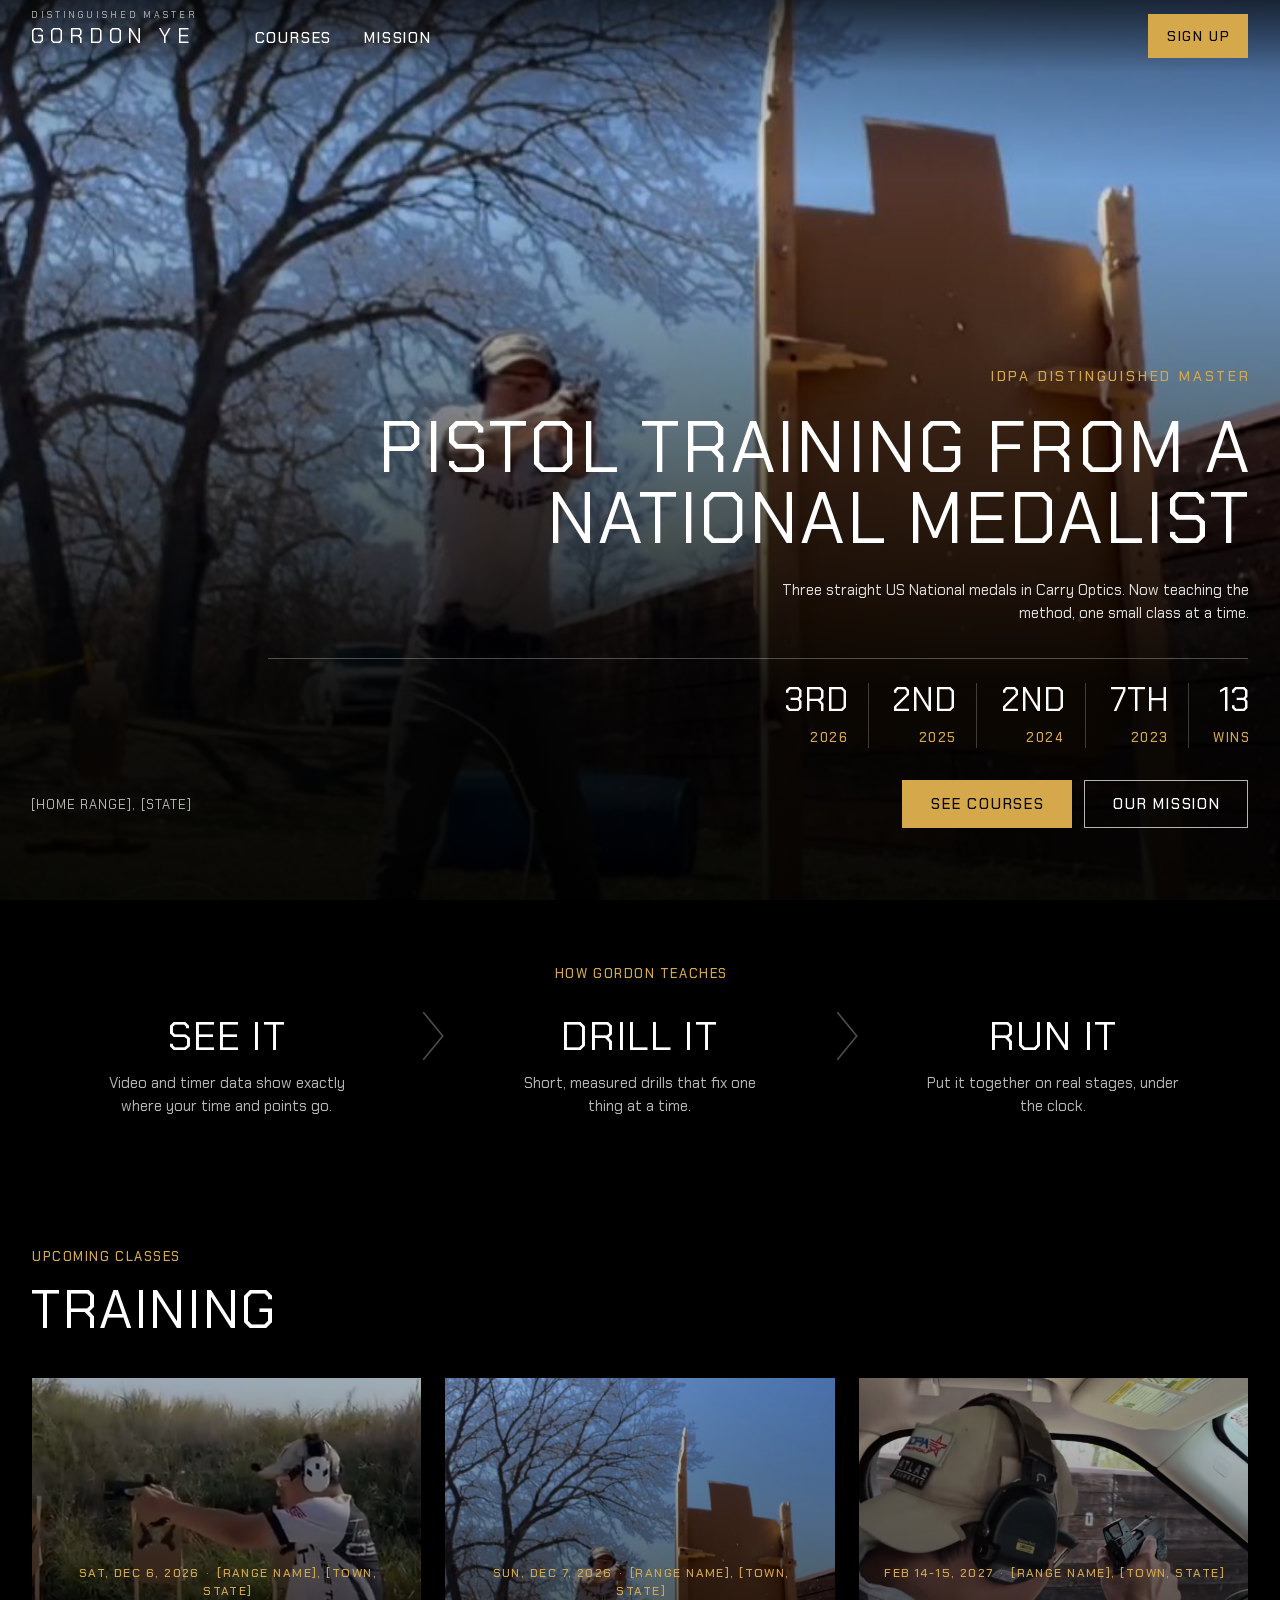
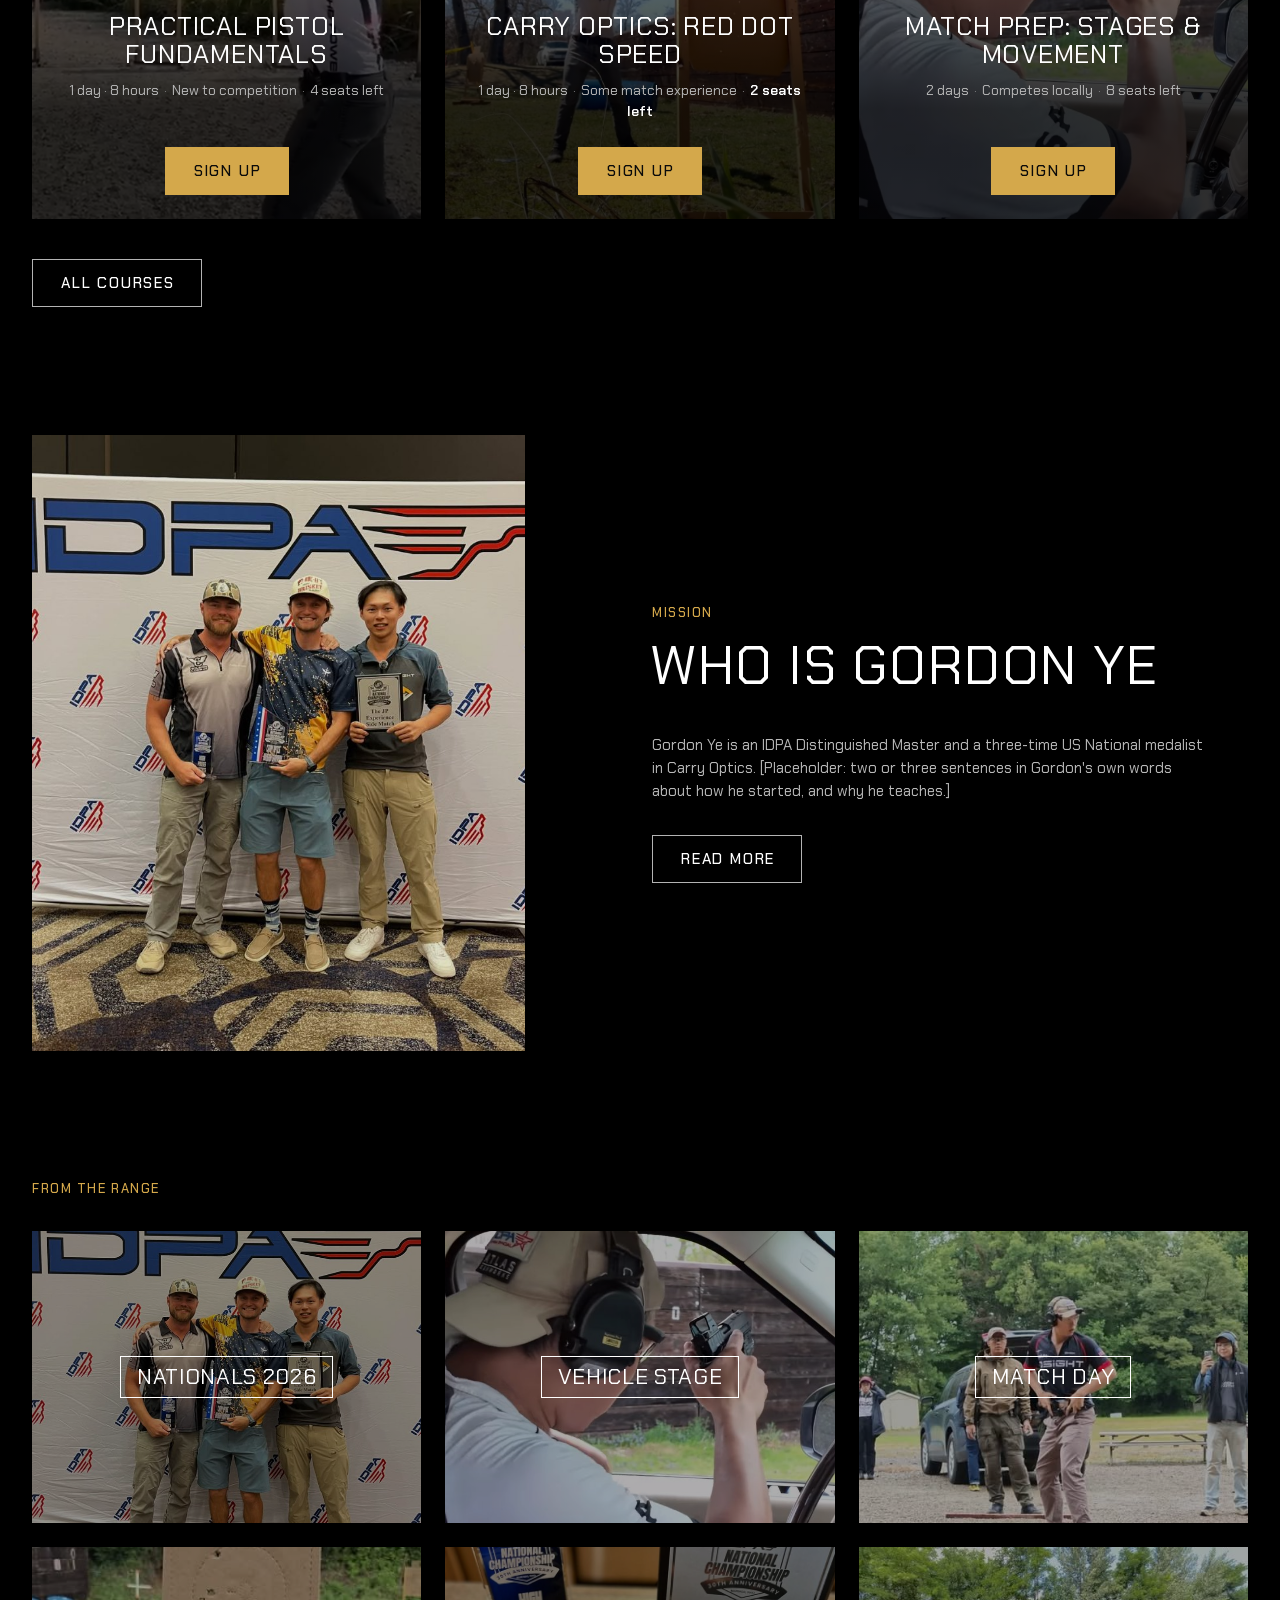
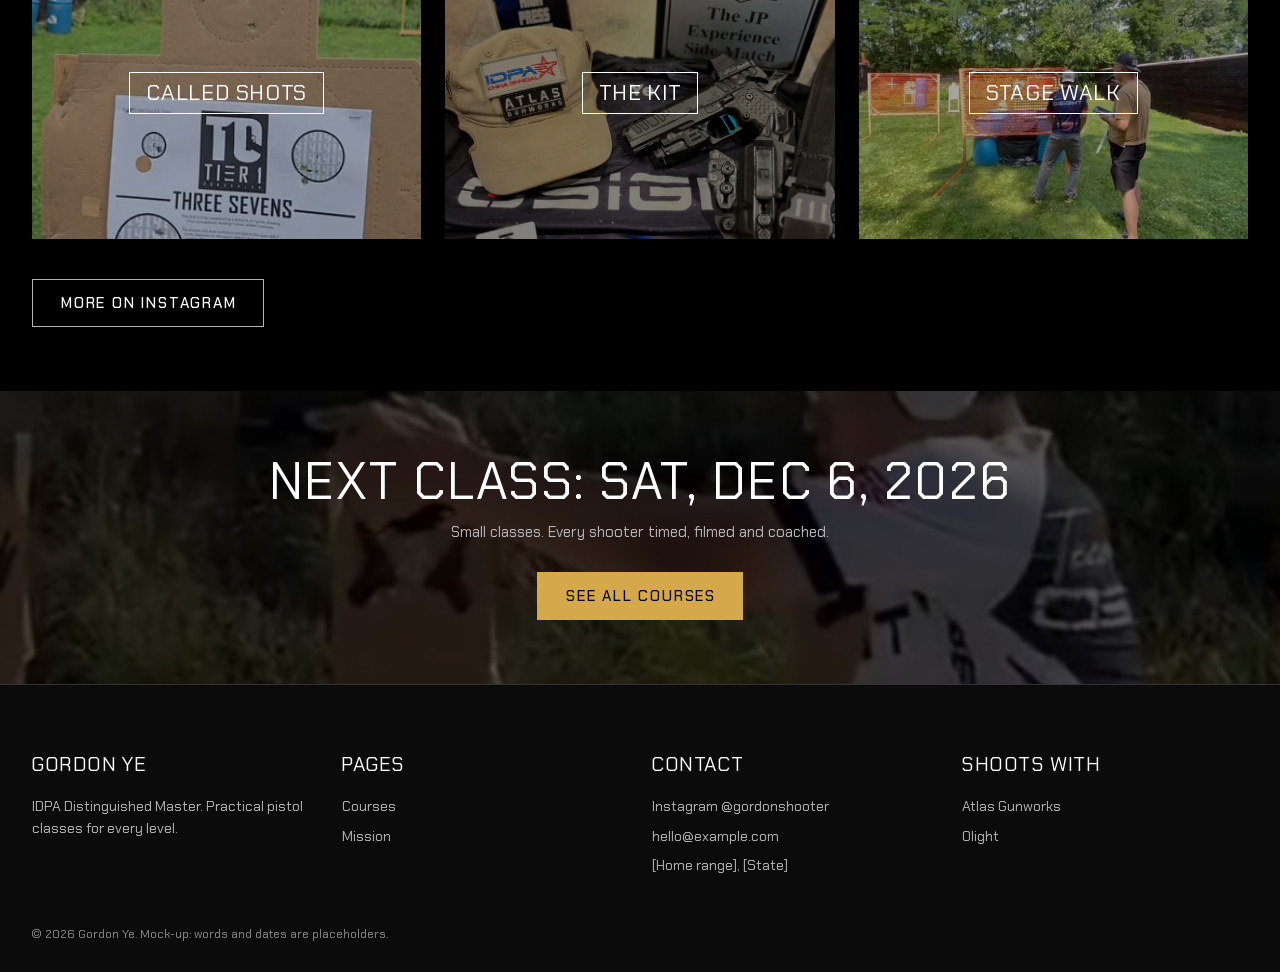
<file: index.html>
<!doctype html>
<html lang="en">
<head>
<meta charset="utf-8">
<meta name="viewport" content="width=device-width, initial-scale=1">
<title>Gordon Ye</title>
<link rel="preconnect" href="https://fonts.googleapis.com">
<link rel="preconnect" href="https://fonts.gstatic.com" crossorigin>
<link rel="stylesheet" href="https://fonts.googleapis.com/css2?family=Chakra+Petch:wght@400;500;600&display=swap">
<link rel="stylesheet" href="site.css">
<script type="module" src="site.js"></script>
</head>
<body data-page="home"></body>
</html>
</file>
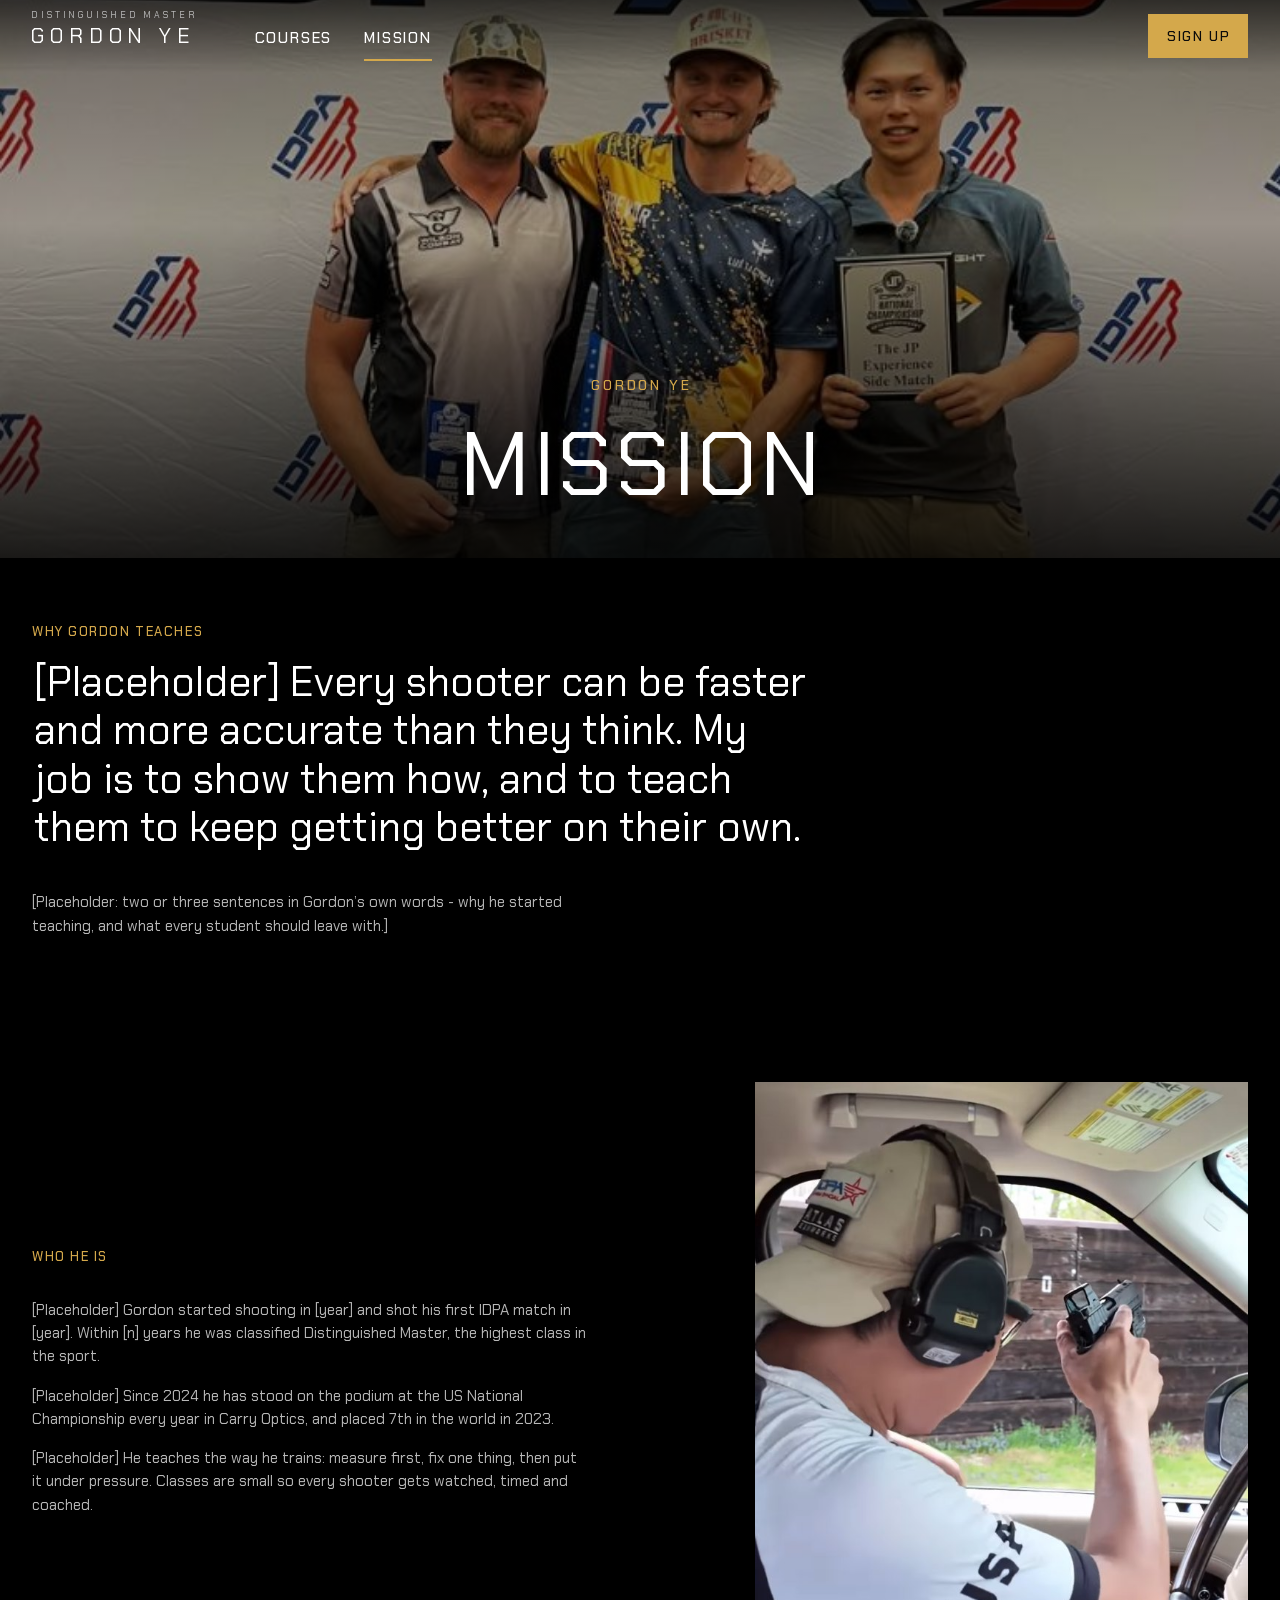
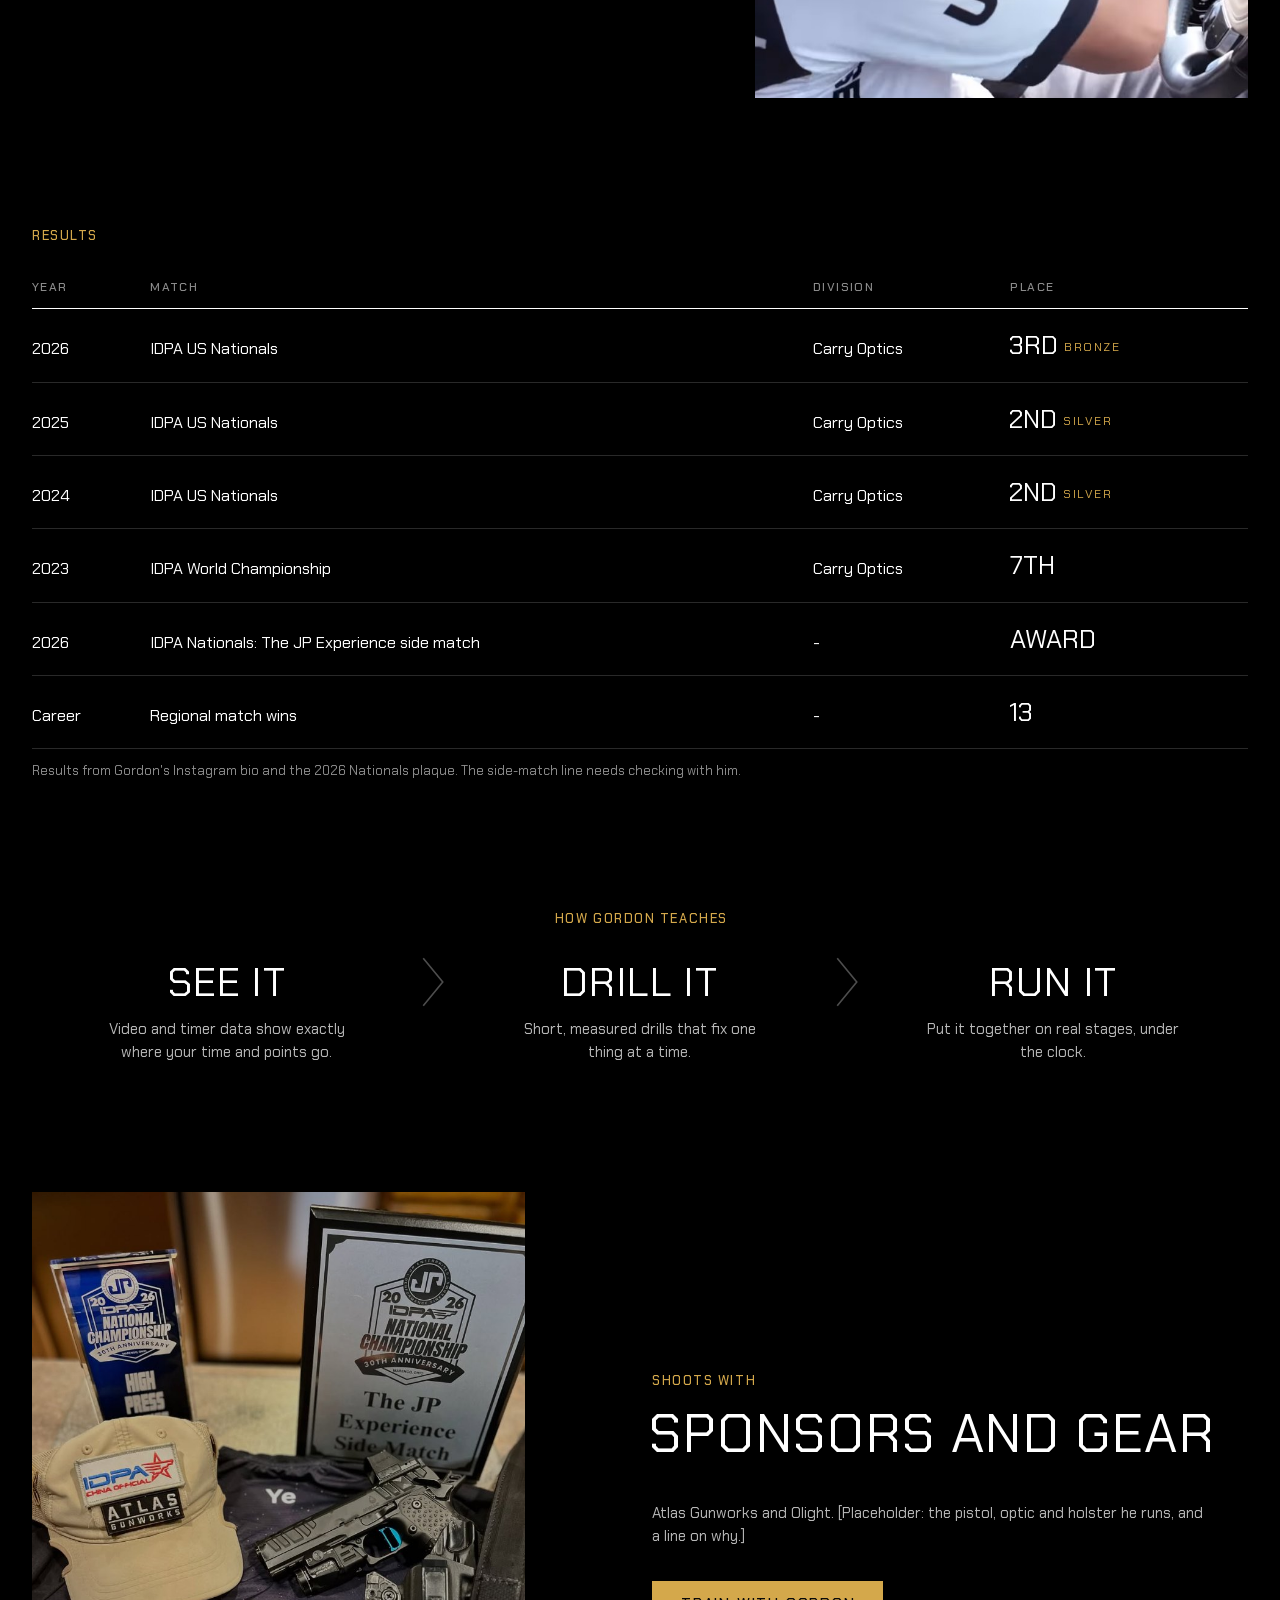
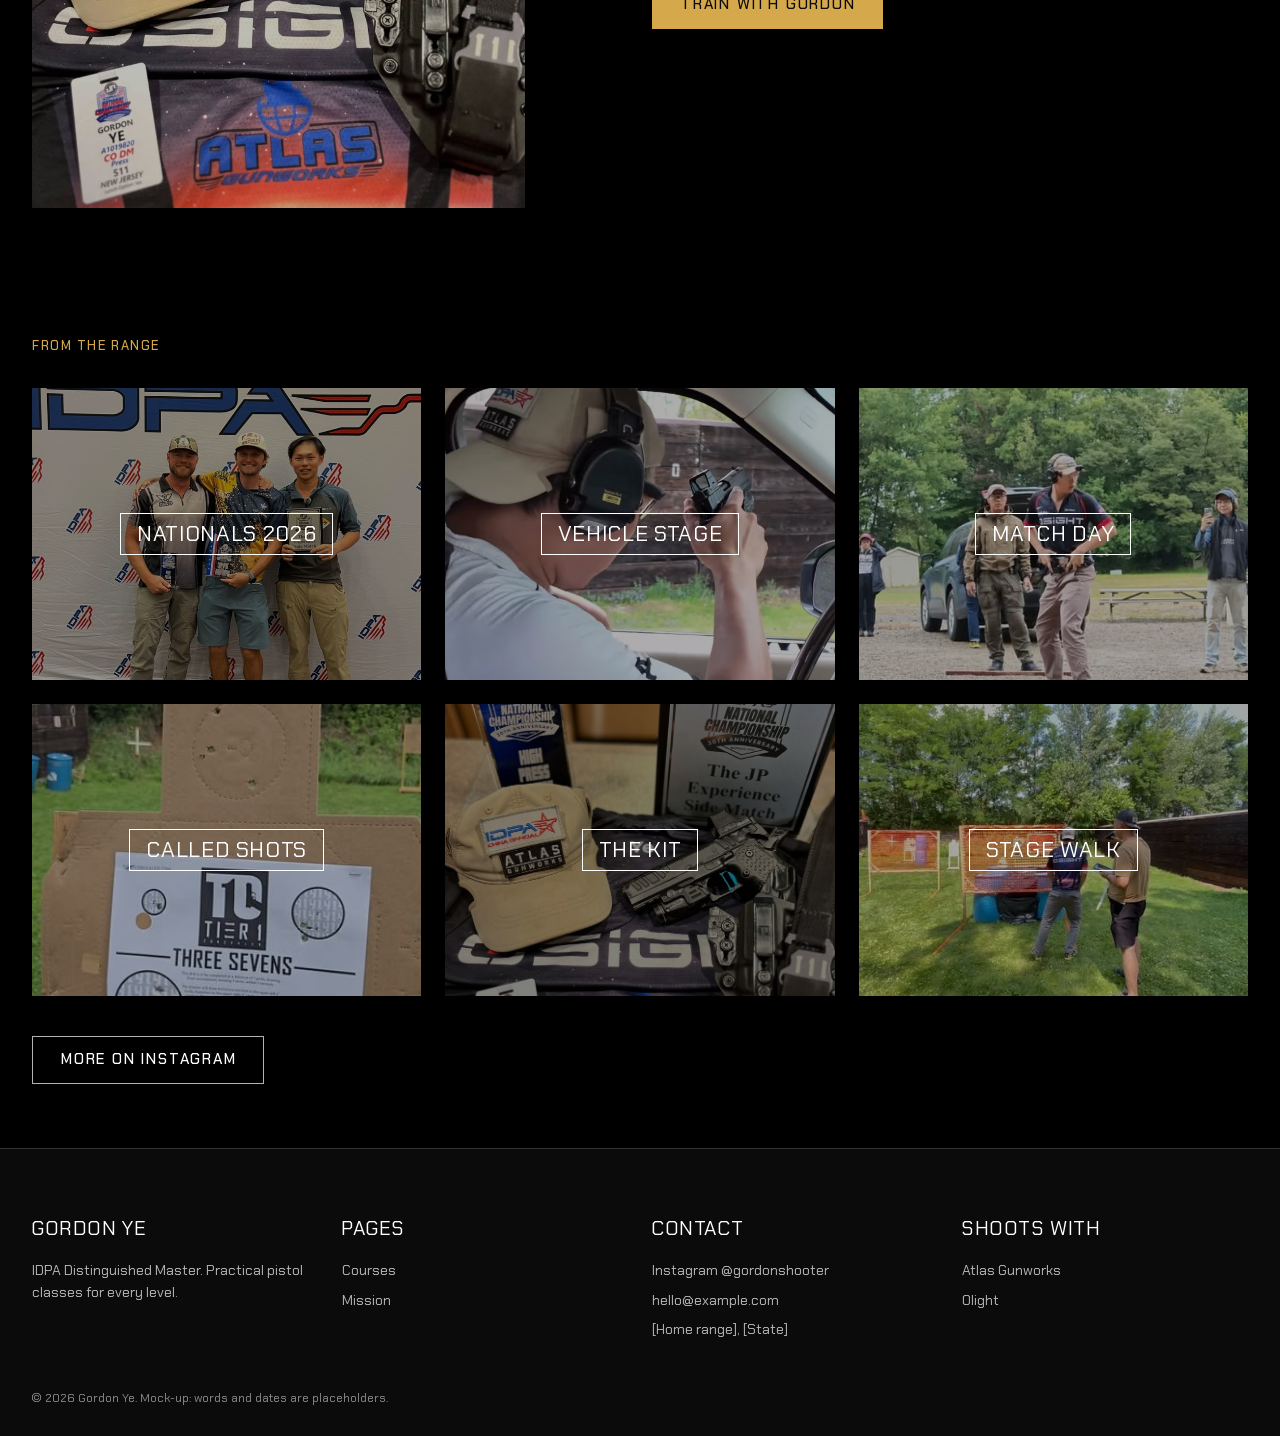
<file: about.html>
<!doctype html>
<html lang="en">
<head>
<meta charset="utf-8">
<meta name="viewport" content="width=device-width, initial-scale=1">
<title>Gordon Ye</title>
<link rel="preconnect" href="https://fonts.googleapis.com">
<link rel="preconnect" href="https://fonts.gstatic.com" crossorigin>
<link rel="stylesheet" href="https://fonts.googleapis.com/css2?family=Chakra+Petch:wght@400;500;600&display=swap">
<link rel="stylesheet" href="site.css">
<script type="module" src="site.js"></script>
</head>
<body data-page="about"></body>
</html>
</file>
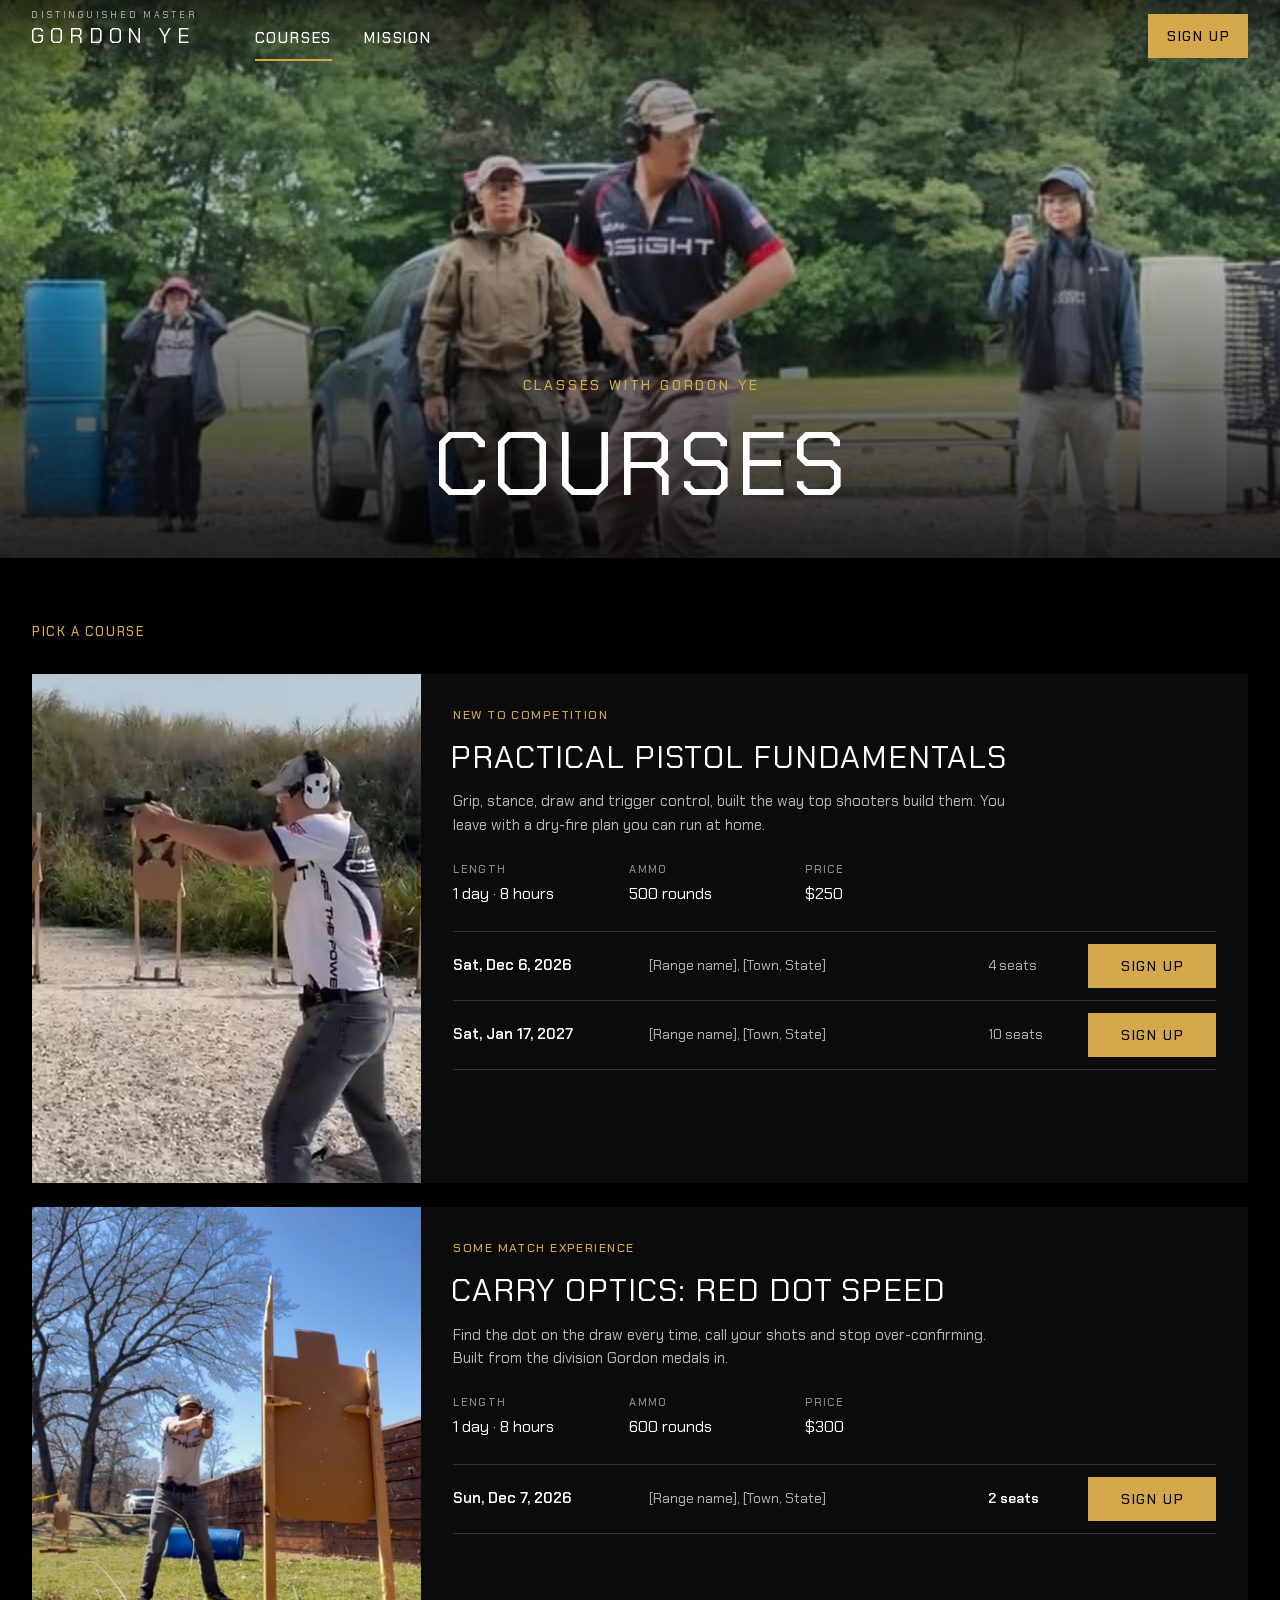
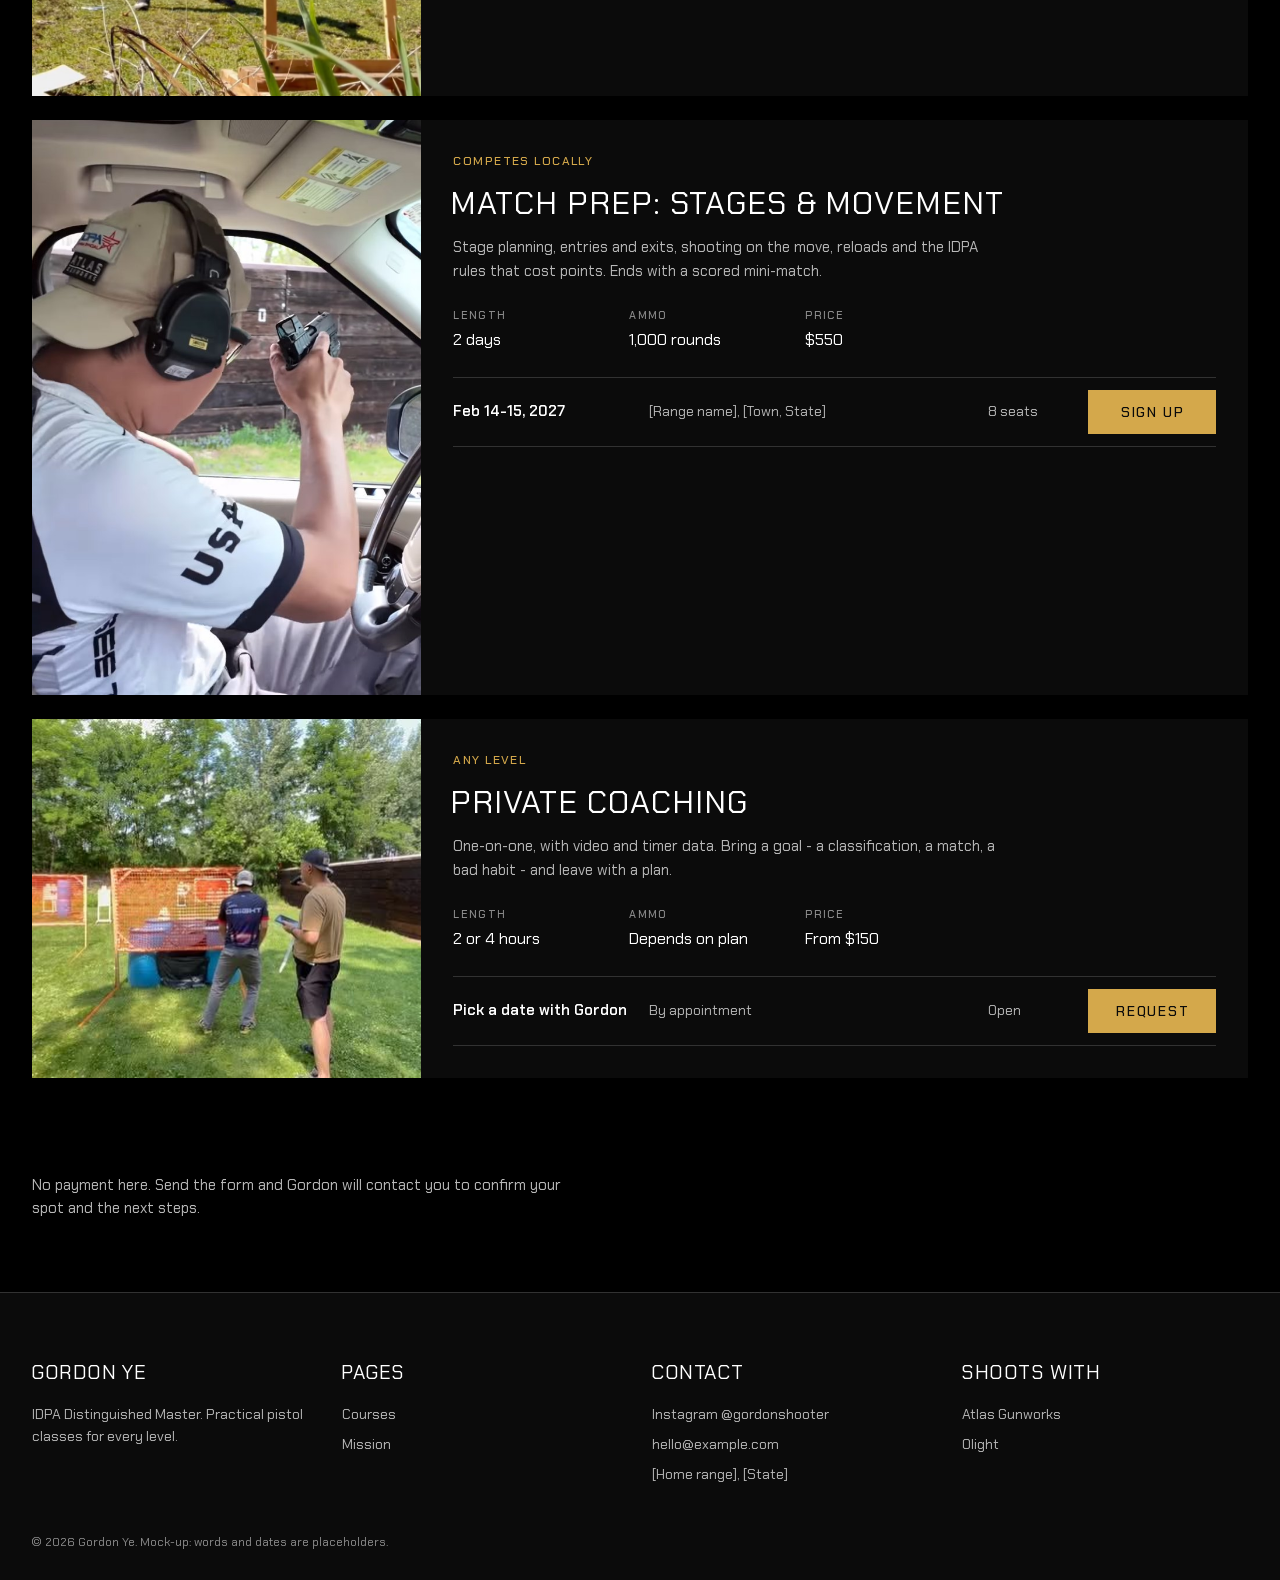
<file: courses.html>
<!doctype html>
<html lang="en">
<head>
<meta charset="utf-8">
<meta name="viewport" content="width=device-width, initial-scale=1">
<title>Gordon Ye</title>
<link rel="preconnect" href="https://fonts.googleapis.com">
<link rel="preconnect" href="https://fonts.gstatic.com" crossorigin>
<link rel="stylesheet" href="https://fonts.googleapis.com/css2?family=Chakra+Petch:wght@400;500;600&display=swap">
<link rel="stylesheet" href="site.css">
<script type="module" src="site.js"></script>
</head>
<body data-page="courses"></body>
</html>
</file>
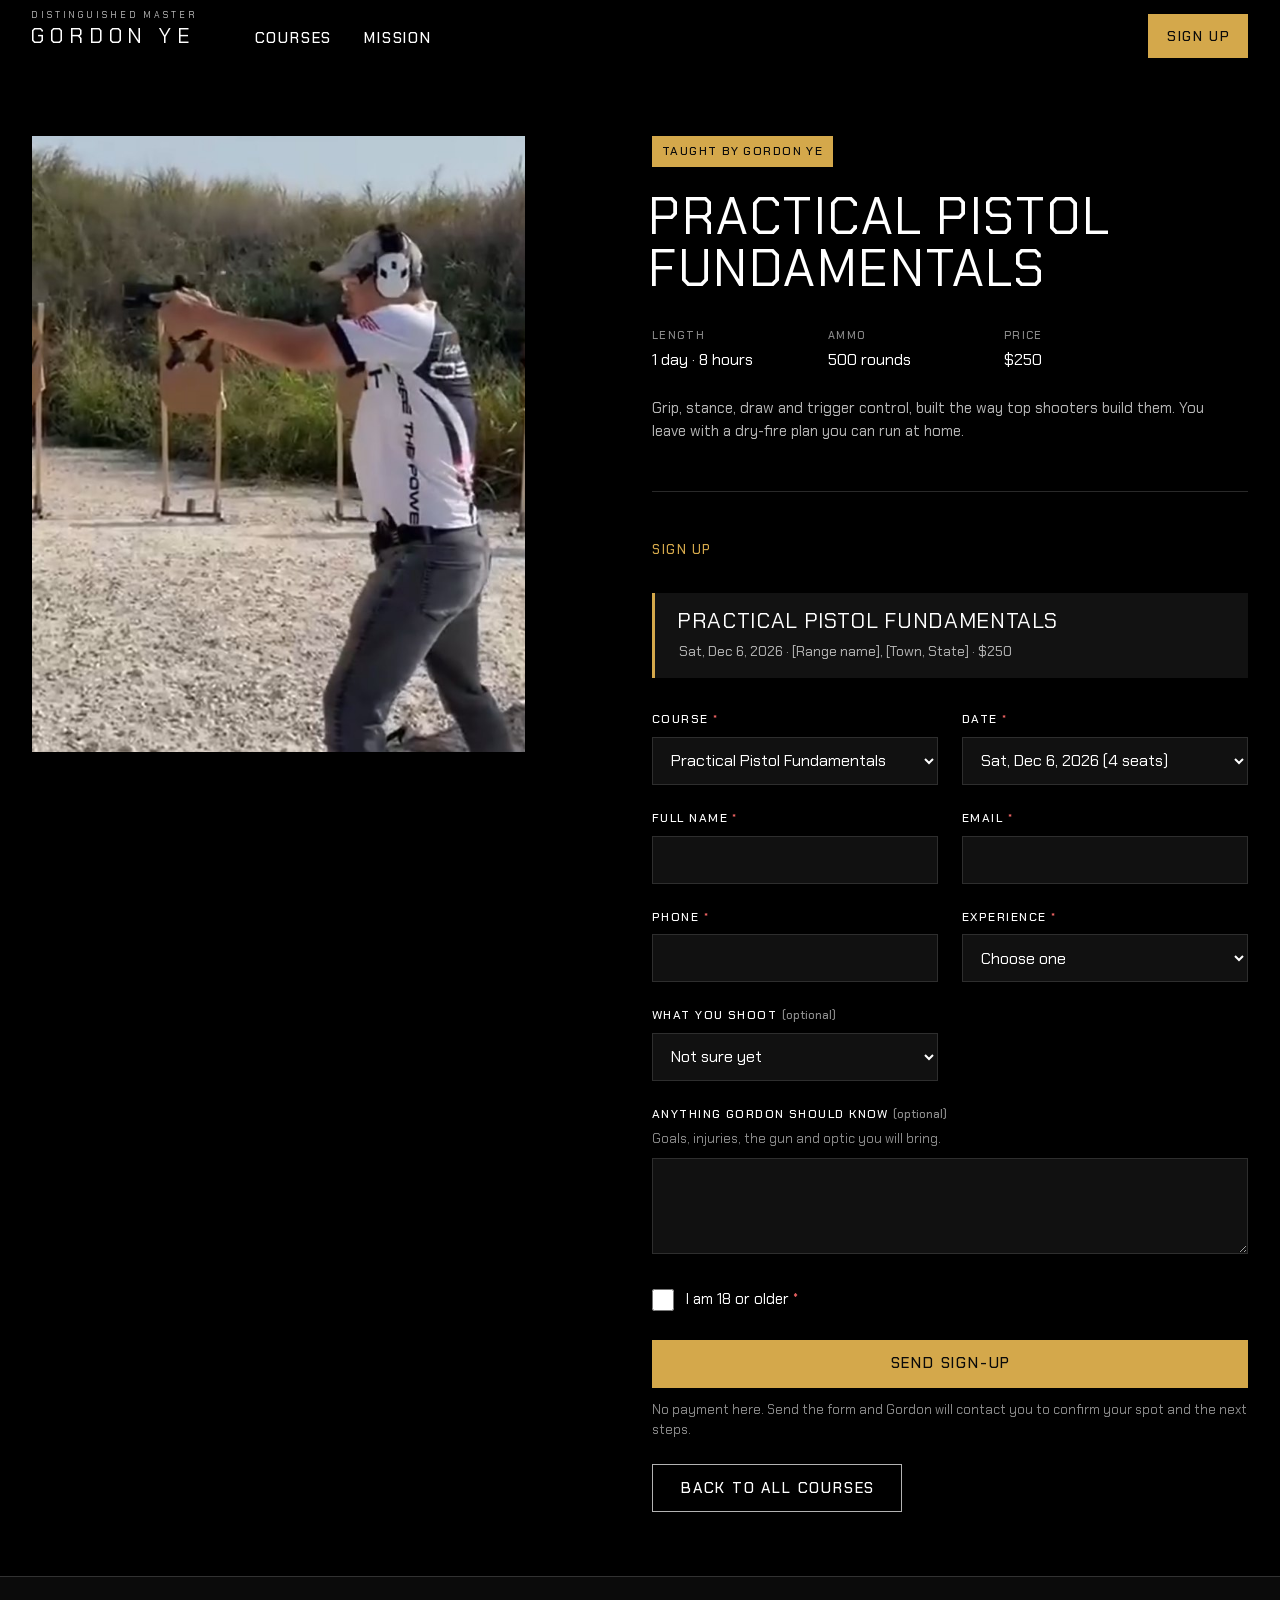
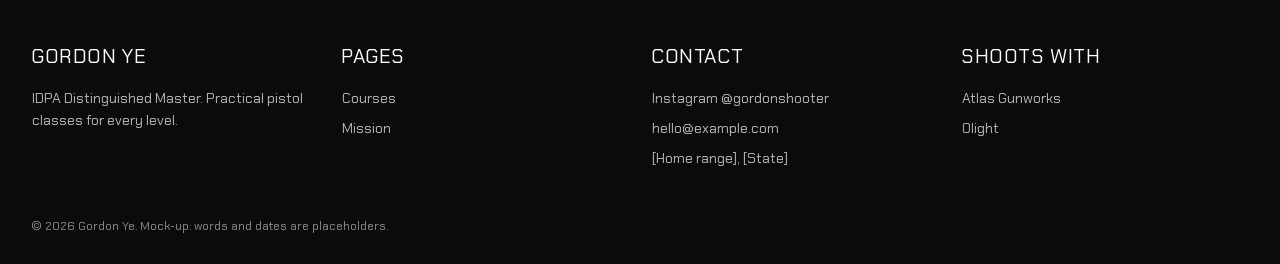
<file: signup.html>
<!doctype html>
<html lang="en">
<head>
<meta charset="utf-8">
<meta name="viewport" content="width=device-width, initial-scale=1">
<title>Gordon Ye</title>
<link rel="preconnect" href="https://fonts.googleapis.com">
<link rel="preconnect" href="https://fonts.gstatic.com" crossorigin>
<link rel="stylesheet" href="https://fonts.googleapis.com/css2?family=Chakra+Petch:wght@400;500;600&display=swap">
<link rel="stylesheet" href="site.css">
<script type="module" src="site.js"></script>
</head>
<body data-page="signup"></body>
</html>
</file>
<file: site.css>
:root {
  --toph: 72px;
  --gut: 32px;
  --frame: 1280px;
  --gap: 24px;
  --band: 64px;            
  --s1: 4px; --s2: 8px; --s3: 12px; --s4: 16px; --s5: 24px; --s6: 32px; --s7: 40px; --s8: 48px;
  --accent: #D4A84B;
  --on-accent: #0A0A0A;
}
@media (max-width: 900px) {
:root { --toph: 60px; } 
}
@media (max-width: 700px) {
:root { --gut: 16px; --gap: 16px; --band: 48px; } 
}
[data-look="a"] {
  --bg: #000000; --bg2: #0B0B0B; --bg3: #121212;
  --ink: #FFFFFF; --ink2: #B8B8B8; --ink3: #8C8C8C;
  --line: rgba(255, 255, 255, .16); --field: #111111; --field-line: #2E2E2E;
  --err: #FF6B6B;
  --accent-text: var(--accent);
  --f-head: "Chakra Petch", system-ui, sans-serif; --w-head: 400; --s-head: normal; --t-head: .03em;
  --f-body: "Chakra Petch", system-ui, sans-serif; --z-body: 15px;
  --f-label: "Chakra Petch", system-ui, sans-serif; --w-label: 500; --t-label: .12em;
}
* { box-sizing: border-box; }
html { -webkit-text-size-adjust: 100%; }
html:not([data-measure]) { scroll-behavior: smooth; }
body {
  margin: 0; background: var(--bg); color: var(--ink);
  font-family: var(--f-body); font-size: var(--z-body); line-height: 1.55;
  
}
#signup { scroll-margin-top: var(--toph); }
body.is-menu { overflow: hidden; }
.main { padding-top: var(--toph); }
[data-look="a"] .main:has(> .hero:first-child, > .pagehead:first-child) { padding-top: 0; }
.wrap, .top__in, .foot__in, .foot__fine, .hero__in { width: min(100% - 2 * var(--gut), var(--frame)); margin-inline: auto; padding-inline: 0; }
.band { padding: var(--band) 0; }
.grid12 { display: grid; grid-template-columns: repeat(12, minmax(0, 1fr)); column-gap: var(--gap); }
.kicker, .h2, .hero__kicker, .hero__h, .pagehead__h, .card__t, .course__t, .event__h, .steps__t, .cta__t, .sum__t, .thanks__t, .results__place, .course__level, .card__date { text-box: trim-both cap alphabetic; }
.p { margin: 0 0 var(--s4); color: var(--ink2); max-width: 62ch; }
.fine { margin: var(--s3) 0 0; font-size: 13px; color: var(--ink3); }
.h2 {
  margin: 0 0 var(--s7); font-family: var(--f-head); font-weight: var(--w-head); font-style: var(--s-head);
  letter-spacing: var(--t-head); text-transform: uppercase; line-height: 1.02;
  font-size: clamp(30px, 4.2vw, 56px);
}
.h2--statement { text-transform: none; letter-spacing: 0; font-size: clamp(26px, 3.2vw, 42px); line-height: 1.18; max-width: 30ch; }
.kicker { display: flex; align-items: center; gap: 10px; margin: 0 0 var(--s4); font-family: var(--f-label); font-weight: var(--w-label); letter-spacing: var(--t-label); text-transform: uppercase; font-size: 13px; color: var(--accent-text); }
.kicker:not(:has(+ .h2)) { margin-bottom: var(--s6); }
.kicker__n { display: none; }
.btn {
  --bpad: 28px;
  display: inline-flex; align-items: center; justify-content: center; gap: 8px;
  min-height: 48px; padding: 0 calc(var(--bpad) - var(--t-label)) 0 var(--bpad); border: 1px solid transparent; border-radius: 0;
  font-family: var(--f-label); font-weight: var(--w-label); letter-spacing: var(--t-label);
  text-transform: uppercase; font-size: 15px; line-height: 1; text-decoration: none;
  cursor: pointer; white-space: nowrap; transition: filter .15s, background-color .15s, color .15s;
}
.btn__t { text-box: trim-both cap alphabetic; }
.btn--accent { background: var(--accent); color: var(--on-accent); }
.btn--accent:hover { filter: brightness(1.08); }
.btn--ghost { background: transparent; color: var(--ink); border-color: var(--ink); }
.btn--ghost:hover { background: var(--ink); color: var(--bg); }
.btn--sm { --bpad: 18px; min-height: 44px; font-size: 14px; }
.btn--wide { width: 100%; }
[data-look="a"] .btn--ghost { border-color: rgba(255,255,255,.7); }
.top { position: fixed; inset: 0 0 auto 0; z-index: 20; transition: background-color .25s; }
.top__in { height: var(--toph); display: flex; align-items: center; gap: var(--s5); }
.top__l { display: flex; align-items: last baseline; gap: 56px; }
.top.is-solid, [data-page="signup"] .top { background: var(--bg); }
[data-look="a"] .top { background: linear-gradient(rgba(0,0,0,.55), transparent); }
[data-look="a"] .top.is-solid, [data-look="a"] [data-page="signup"] .top { background: #000; }
.lockup { display: inline-flex; flex-direction: column; text-decoration: none; color: var(--ink); line-height: 1; }
.lockup__small { font-family: var(--f-label); font-size: 9px; letter-spacing: .32em; text-transform: uppercase; color: var(--ink2); margin-bottom: 5px; }
.lockup__name { font-family: var(--f-head); font-weight: 400; font-size: 21px; letter-spacing: .28em; text-transform: uppercase; margin-right: -.28em; }
.nav { display: flex; gap: 32px; }
.nav__a, .drawer .nav__a {
  font-family: var(--f-label); font-weight: var(--w-label); letter-spacing: var(--t-label);
  text-transform: uppercase; font-size: 15px; color: var(--ink); text-decoration: none;
  padding: 8px 0; border-bottom: 2px solid transparent;
}
.nav__a:hover { border-bottom-color: var(--line); }
.nav__a.is-here { border-bottom-color: var(--accent); }
.top__cta { margin-left: auto; }
.menu { display: none; width: 44px; height: 44px; margin: 0 -11px 0 0; border: 0; background: transparent; cursor: pointer; position: relative; }
.menu span { position: absolute; left: 11px; right: 11px; height: 2px; background: var(--ink); transition: transform .2s, top .2s; }
.menu span:first-child { top: 17px; }
.menu span:last-child { top: 25px; }
.menu[aria-expanded="true"] span:first-child { top: 21px; transform: rotate(45deg); }
.menu[aria-expanded="true"] span:last-child { top: 21px; transform: rotate(-45deg); }
.drawer { position: fixed; inset: var(--toph) 0 0 0; background: var(--bg); padding: var(--s5) var(--gut); display: flex; flex-direction: column; gap: var(--s2); }
.drawer[hidden] { display: none; }
.drawer .nav__a { font-size: 26px; padding: 10px 0; border-bottom: 1px solid var(--line); }
.drawer .btn { margin-top: 20px; }
@media (max-width: 900px) {
.nav { display: none; }
.menu { display: block; }
.top__in { gap: var(--s3); }
.top__cta { --bpad: 14px; min-height: 44px; font-size: 13px; }
}
.hero { position: relative; }
.hero__img, .pagehead__img, .card__img, .tile__img, .teaser__img, .bio__img, .course__img, .event__img, .cta__img { display: block; width: 100%; height: 100%; object-fit: cover; }
.hero__kicker { margin: 0 0 var(--s5); font-family: var(--f-label); font-weight: var(--w-label); letter-spacing: .2em; text-transform: uppercase; font-size: 14px; color: var(--accent-text); }
.hero__h { margin: 0 0 var(--s5); font-family: var(--f-head); font-weight: var(--w-head); font-style: var(--s-head); letter-spacing: var(--t-head); text-transform: uppercase; line-height: 1.0; }
.hero__sub { margin: 0 0 var(--s6); color: var(--ink2); max-width: 520px; }
.hero__ctas { display: flex; flex-wrap: wrap; gap: var(--s3); }
.hero__results { display: none; }
.hero__meta { margin: 0; font-family: var(--f-label); letter-spacing: .08em; text-transform: uppercase; font-size: 13px; color: var(--ink2); }
[data-look="a"] .hero { min-height: min(100svh, 940px); display: flex; flex-direction: column; justify-content: flex-end; padding: calc(var(--toph) + 40px) 0 72px; overflow: hidden; }
[data-look="a"] .hero__in { position: relative; display: grid; grid-template-columns: auto minmax(0, 1fr); column-gap: var(--s8); align-items: last baseline; }
[data-look="a"] .hero__meta { grid-column: 1; }
[data-look="a"] .hero__text { grid-column: 2; justify-self: end; }
[data-look="a"] .hero__media { position: absolute; inset: 0; }
[data-look="a"] .hero__media::after { content: ""; position: absolute; inset: 0; background: linear-gradient(180deg, rgba(0,0,0,.45) 0%, rgba(0,0,0,.12) 20%, rgba(0,0,0,.50) 48%, rgba(0,0,0,.90) 76%, rgba(0,0,0,.95) 100%); }
[data-look="a"] .hero__sub { color: #E2E2E2; }
[data-look="a"] .hero__text { position: relative; max-width: 980px; margin-left: auto; text-align: right; }
[data-look="a"] .hero__h { font-size: clamp(36px, 5.6vw, 76px); }
[data-look="a"] .hero__sub { margin-left: auto; }
[data-look="a"] .hero__ctas { justify-content: flex-end; }
@media (max-width: 700px) {
[data-look="a"] .hero__media { bottom: auto; height: 66%; }
[data-look="a"] .hero__media::after { background: linear-gradient(180deg, rgba(0,0,0,.40) 0%, rgba(0,0,0,.05) 22%, rgba(0,0,0,.20) 55%, rgba(0,0,0,.85) 85%, rgba(0,0,0,1) 100%); }
[data-look="a"] .hero { min-height: 92svh; padding-bottom: var(--s8); }
[data-look="a"] .hero__in { flex: 1; grid-template-columns: minmax(0, 1fr); grid-template-rows: auto 1fr; }
[data-look="a"] .hero__meta { grid-row: 1; align-self: start; }
[data-look="a"] .hero__text { grid-column: 1; grid-row: 2; align-self: end; justify-self: stretch; text-align: left; }
[data-look="a"] .hero__ctas { display: grid; grid-template-columns: 1fr 1fr; }
[data-look="a"] .hero__ctas .btn { --bpad: 12px; }
}
[data-record="hero"] .hero__results { display: flex; flex-wrap: nowrap; justify-content: flex-end; margin: 0 0 var(--s6); padding: var(--s5) 0 0; border-top: 1px solid rgba(255,255,255,.28); }
[data-record="hero"] .hero__results .results__i { padding: 0 0 0 clamp(var(--s3), 1.7vw, var(--s5)); margin-left: clamp(var(--s3), 1.7vw, var(--s5)); border-left: 1px solid rgba(255,255,255,.22); text-align: right; }
[data-record="hero"] .hero__results .results__i:first-child { margin-left: 0; padding-left: 0; border-left: 0; }
[data-record="hero"] .hero__results .results__place { font-size: clamp(28px, 2.6vw, 36px); }
[data-record="hero"] .hero__results .results__year { margin-top: var(--s3); }
[data-record="hero"] .hero__results .results__what { display: none; }
[data-record="hero"] .record--home { display: none; }
@media (max-width: 700px) {
[data-record="hero"] .hero__results { justify-content: space-between; flex-wrap: nowrap; margin-bottom: var(--s5); }
[data-record="hero"] .hero__results .results__i { padding-left: 0; margin-left: 0; border-left: 0; text-align: center; }
[data-record="hero"] .hero__results .results__i:first-child { text-align: left; }
[data-record="hero"] .hero__results .results__i:last-child { text-align: right; }
[data-record="hero"] .hero__results .results__place { font-size: 26px; }
[data-record="hero"] .hero__results .results__year { font-size: 11px; letter-spacing: .06em; }
[data-record="hero"] .hero__media { height: 50%; }
}
.results { list-style: none; margin: 0; padding: 0; }
.results__i { display: grid; }
.results__place { font-family: var(--f-head); font-weight: var(--w-head); font-style: var(--s-head); text-transform: uppercase; font-size: 44px; line-height: 1; color: var(--ink); }
.results__year { font-family: var(--f-label); font-weight: var(--w-label); letter-spacing: var(--t-label); text-transform: uppercase; font-size: 13px; color: var(--accent-text); margin-top: 6px; }
.results__what { font-size: 13px; color: var(--ink2); line-height: 1.35; margin-top: 6px; }
.results__div { color: var(--ink3); }
.record--home { background: var(--bg2); }
[data-look="a"] .record__list { display: grid; grid-template-columns: repeat(5, 1fr); }
[data-look="a"] .record__list .results__i { padding: 4px 24px; border-left: 1px solid var(--line); }
[data-look="a"] .record__list .results__i:first-child { border-left: 0; padding-left: 0; }
[data-look="a"] .record__list .results__place { font-size: 52px; }
@media (max-width: 900px) {
[data-look="a"] .record__list { grid-template-columns: repeat(3, 1fr); row-gap: 28px; }
[data-look="a"] .record__list .results__i:nth-child(4) { border-left: 0; padding-left: 0; }
}
@media (max-width: 480px) {
[data-look="a"] .record__list { grid-template-columns: repeat(2, 1fr); }
[data-look="a"] .record__list .results__i { border-left: 0; padding: 0; }
[data-look="a"] .record__list .results__place { font-size: 40px; }
}
.steps__row { display: grid; grid-template-columns: repeat(3, minmax(0, 1fr)); column-gap: var(--gap); align-items: start; }
.steps__i { display: grid; }
.steps__n { font-family: var(--f-label); font-size: 13px; color: var(--accent-text); letter-spacing: .1em; }
.steps__t { position: relative; margin: 0 0 var(--s4); font-family: var(--f-head); font-weight: var(--w-head); font-style: var(--s-head); letter-spacing: var(--t-head); text-transform: uppercase; font-size: 40px; line-height: 1; }
.steps__w { display: block; }
.steps__p { margin: 0; color: var(--ink2); font-size: 15px; }
.chev { position: absolute; top: 50%; left: calc(var(--gap) / -2); width: 26px; height: 52px; translate: -50% -50%; color: rgba(255,255,255,.3); }
[data-look="a"] .steps { text-align: center; }
[data-look="a"] .steps .kicker { justify-content: center; }
[data-look="a"] .steps__n { display: none; }
[data-look="a"] .steps__p { max-width: 30ch; margin: 0 auto; }
@media (max-width: 800px) {
.steps__row { grid-template-columns: 1fr; row-gap: var(--s7); }
.chev { display: none; }      
}
.upcoming > .wrap > .btn { margin-top: var(--s7); }
.cards { display: grid; grid-template-columns: repeat(3, minmax(0, 1fr)); column-gap: var(--gap); row-gap: var(--gap); grid-auto-rows: auto; }
.card { position: relative; display: grid; grid-row: span 5; grid-template-rows: subgrid; row-gap: 0; }
.card__body { display: contents; }
.card__media { grid-row: 1; position: relative; aspect-ratio: 4 / 3; overflow: hidden; }
.card__frame { display: none; }
.card__date { grid-row: 2; margin: var(--s5) 0 var(--s3); font-family: var(--f-label); font-weight: var(--w-label); letter-spacing: var(--t-label); text-transform: uppercase; font-size: 12px; line-height: 1.5; color: var(--accent-text); }
.card__t { grid-row: 3; margin: 0 0 var(--s3); font-family: var(--f-head); font-weight: var(--w-head); font-style: var(--s-head); letter-spacing: var(--t-head); text-transform: uppercase; font-size: 26px; line-height: 1.08; }
.card__meta { grid-row: 4; margin: 0 0 var(--s5); font-size: 14px; color: var(--ink2); }
.card__dot { color: var(--ink3); padding: 0 2px; }
.card__seats.is-low, .session__seats.is-low { color: var(--ink); font-weight: 600; }
.card .btn { grid-row: 5; justify-self: start; align-self: end; }
[data-look="a"] .cards { grid-auto-rows: minmax(150px, 1fr) auto auto auto auto; }
[data-look="a"] .card { min-height: 380px; overflow: hidden; padding: 0 var(--s5) var(--s5); text-align: center; }
[data-look="a"] .card__media { position: absolute; inset: 0; aspect-ratio: auto; }
[data-look="a"] .card__media::after { content: ""; position: absolute; inset: 0; background: linear-gradient(180deg, rgba(0,0,0,.15), rgba(0,0,0,.82) 75%); }
[data-look="a"] .card__date, [data-look="a"] .card__t, [data-look="a"] .card__meta, [data-look="a"] .card .btn { position: relative; }
[data-look="a"] .card .btn { justify-self: center; }
@media (max-width: 900px) {
.cards { grid-template-columns: minmax(0, 1fr); }
[data-look="a"] .cards { grid-auto-rows: minmax(110px, 1fr) auto auto auto auto; }
[data-look="a"] .card { min-height: 320px; }
}
.teaser__in, .bio__in { display: grid; grid-template-columns: repeat(12, minmax(0, 1fr)); column-gap: var(--gap); align-items: center; }
.teaser__media { grid-column: 1 / span 5; }
.teaser__text { grid-column: 7 / -1; }
.bio__text { grid-column: 1 / span 6; }
.bio__media { grid-column: 8 / -1; }
.teaser__media, .bio__media { aspect-ratio: 4 / 5; overflow: hidden; }
.teaser__text .btn { margin-top: var(--s4); }
@media (max-width: 800px) {
.teaser__in, .bio__in { row-gap: var(--s6); }
.teaser__media, .teaser__text, .bio__text, .bio__media { grid-column: 1 / -1; }
.teaser__media, .bio__media { aspect-ratio: 4 / 3; }
}
.tiles { display: grid; grid-template-columns: repeat(3, minmax(0, 1fr)); gap: var(--gap); margin-bottom: var(--s7); }
.tile { position: relative; display: block; aspect-ratio: 4 / 3; overflow: hidden; color: var(--ink); text-decoration: none; }
.tile__img { transition: transform .4s; }
.tile:hover .tile__img { transform: scale(1.04); }
.tile__frame { position: absolute; inset: 0; display: flex; align-items: center; justify-content: center; background: rgba(0,0,0,.32); }
.tile__label { font-family: var(--f-head); font-weight: var(--w-head); font-style: var(--s-head); text-transform: uppercase; letter-spacing: var(--t-head); font-size: 22px; line-height: 1.1; color: #fff; }
[data-look="a"] .tile__label { border: 1px solid #fff; padding: 8px 16px; text-align: center; }
@media (max-width: 700px) {
.tiles { grid-template-columns: repeat(2, 1fr); }
.tile__label { font-size: 16px; }
[data-look="a"] .tile__label { padding: 6px 10px; } 
}
.cta { position: relative; overflow: hidden; text-align: center; }
.cta__img { position: absolute; inset: 0; opacity: .32; }
.cta__in { position: relative; }
.cta__t { margin: 0 0 12px; font-family: var(--f-head); font-weight: var(--w-head); font-style: var(--s-head); text-transform: uppercase; letter-spacing: var(--t-head); font-size: clamp(28px, 4vw, 52px); line-height: 1.05; }
.cta__p { margin: 0 auto 28px; color: var(--ink2); }
.pagehead { position: relative; }
.pagehead__h { margin: 0; font-family: var(--f-head); font-weight: var(--w-head); font-style: var(--s-head); text-transform: uppercase; letter-spacing: var(--t-head); line-height: 1; font-size: clamp(44px, 7vw, 96px); }
[data-look="a"] .pagehead { height: min(62svh, 560px); display: flex; align-items: flex-end; overflow: hidden; }
[data-look="a"] .pagehead__media { position: absolute; inset: 0; }
[data-look="a"] .pagehead__media::after { content: ""; position: absolute; inset: 0; background: linear-gradient(rgba(0,0,0,.45), rgba(0,0,0,.2) 40%, rgba(0,0,0,.85)); }
[data-look="a"] .pagehead__in { position: relative; padding-bottom: var(--s8); text-align: center; }
.table { width: 100%; border-collapse: collapse; font-size: 16px; }
.table th { text-align: left; font-family: var(--f-label); font-weight: var(--w-label); letter-spacing: var(--t-label); text-transform: uppercase; font-size: 12px; color: var(--ink3); padding: 0 12px 12px 0; border-bottom: 1px solid var(--ink); }
.table td { padding: 16px 12px 16px 0; border-bottom: 1px solid var(--line); vertical-align: baseline; }
.table__place { font-family: var(--f-head); font-weight: var(--w-head); font-style: var(--s-head); text-transform: uppercase; font-size: 26px; white-space: nowrap; }
.table__medal { font-family: var(--f-label); font-style: normal; font-size: 12px; letter-spacing: var(--t-label); color: var(--accent-text); vertical-align: middle; }
@media (max-width: 700px) {
.table thead { display: none; }
.table tr { display: grid; grid-template-columns: 56px 1fr auto; column-gap: 10px; border-bottom: 1px solid var(--line); padding: 12px 0; }
.table td { border: 0; padding: 0; }
.table td:nth-child(3) { grid-column: 2; grid-row: 2; font-size: 13px; color: var(--ink3); }
.table td:nth-child(4) { grid-column: 3; grid-row: 1 / span 2; font-size: 22px; text-align: right; }
}
.courselist { display: grid; gap: var(--gap); }
.course { display: grid; grid-template-columns: calc((100% - 2 * var(--gap)) / 3) minmax(0, 1fr); column-gap: var(--s6); background: var(--bg2); outline: 1px solid transparent; outline-offset: -1px; transition: outline-color .2s; }
.course.is-picked { outline-color: var(--accent); }
.course__media { min-height: 100%; overflow: hidden; }
.course__body { padding: var(--s6) var(--s6) var(--s6) 0; min-width: 0; }
.course__level { margin: 0 0 var(--s4); font-family: var(--f-label); font-weight: var(--w-label); letter-spacing: var(--t-label); text-transform: uppercase; font-size: 12px; color: var(--accent-text); }
.course__t { margin: 0 0 var(--s4); font-family: var(--f-head); font-weight: var(--w-head); font-style: var(--s-head); letter-spacing: var(--t-head); text-transform: uppercase; font-size: clamp(24px, 2.6vw, 32px); line-height: 1.05; }
.course__p { margin: 0 0 var(--s5); color: var(--ink2); max-width: 62ch; }
.course__facts { display: grid; grid-template-columns: repeat(3, 160px); gap: var(--s2) var(--s4); margin: 0 0 var(--s5); }
.course__facts dt { font-family: var(--f-label); font-weight: var(--w-label); letter-spacing: var(--t-label); text-transform: uppercase; font-size: 11px; color: var(--ink3); }
.course__facts dd { margin: var(--s1) 0 0; font-size: 16px; }
.sessions { list-style: none; margin: 0; padding: 0; border-top: 1px solid var(--line); }
.session { display: grid; grid-template-columns: 180px minmax(0, 1fr) 84px 128px; column-gap: var(--s4); align-items: center; padding: var(--s3) 0; border-bottom: 1px solid var(--line); }
.session .btn { width: 100%; }
.session.is-picked { background: color-mix(in srgb, var(--accent) 16%, transparent); }
.session__date { font-weight: 600; }
.session__place { color: var(--ink2); font-size: 14px; min-width: 0; }
.session__seats { color: var(--ink2); font-size: 14px; }
@media (max-width: 900px) {
.course { grid-template-columns: minmax(0, 1fr); }
.course__media { aspect-ratio: 16 / 9; }
.course__body { padding: var(--s5) var(--s4); }
.course__facts { grid-template-columns: repeat(3, minmax(0, 1fr)); }
.session { grid-template-columns: minmax(0, 1fr) 112px; gap: var(--s1) var(--s3); padding: var(--s3) 0; }
.session__date { grid-column: 1; }
.session__place { grid-column: 1; grid-row: 2; }
.session__seats { grid-column: 1; grid-row: 3; }
.session .btn { grid-column: 2; grid-row: 1 / span 3; }
}
.event__in { display: grid; grid-template-columns: repeat(12, minmax(0, 1fr)); column-gap: var(--gap); align-items: start; }
.event__media { grid-column: 1 / span 5; position: sticky; top: calc(var(--toph) + var(--s5)); aspect-ratio: 4 / 5; overflow: hidden; }
.event__text { grid-column: 7 / -1; min-width: 0; }
.event__form { margin-top: var(--s8); padding-top: var(--s8); border-top: 1px solid var(--line); }
.event__form > .btn { margin-top: var(--s5); }
.chip { display: inline-block; margin: 0 0 var(--s5); padding: 6px 10px; background: var(--accent); color: var(--on-accent); font-family: var(--f-label); font-weight: var(--w-label); letter-spacing: var(--t-label); text-transform: uppercase; font-size: 12px; }
.event__h { margin: 0 0 var(--s6); font-family: var(--f-head); font-weight: var(--w-head); font-style: var(--s-head); letter-spacing: var(--t-head); text-transform: uppercase; font-size: clamp(32px, 4vw, 52px); line-height: 1.02; }
@media (max-width: 800px) {
.event__in { row-gap: var(--s6); }
.event__media, .event__text { grid-column: 1 / -1; }
.event__media { position: relative; top: 0; aspect-ratio: 4 / 3; }
}
.signup { background: var(--bg2); }
.signup__in > .form, .signup__in > .thanks { max-width: 820px; }
.signup__in > .btn { margin-top: var(--s5); }
.sum { display: grid; gap: var(--s2); margin: 0 0 var(--s6); padding: var(--s4) var(--s5); border-left: 3px solid var(--accent); background: var(--bg3); }
.sum__t { font-family: var(--f-head); font-weight: var(--w-head); font-style: var(--s-head); text-transform: uppercase; letter-spacing: var(--t-head); font-size: 22px; line-height: 1.1; }
.sum__m { font-size: 14px; color: var(--ink2); }
.form__grid { display: grid; grid-template-columns: repeat(2, minmax(0, 1fr)); gap: var(--s5) var(--gap); margin-bottom: var(--s5); }
.field { display: flex; flex-direction: column; gap: var(--s2); min-width: 0; }
.field[data-field="message"] { grid-column: 1 / -1; }
.field__label { font-family: var(--f-label); font-weight: var(--w-label); letter-spacing: var(--t-label); text-transform: uppercase; font-size: 12px; color: var(--ink); }
.req { color: var(--err); font-style: normal; }
.opt { color: var(--ink3); text-transform: none; letter-spacing: 0; }
.field__hint { font-size: 13px; color: var(--ink3); margin-top: -2px; }
.field__in {
  width: 100%; min-height: 48px; padding: 10px 14px; border-radius: 0;
  background: var(--field); color: var(--ink); border: 1px solid var(--field-line);
  font: inherit; font-size: 16px; 
}
textarea.field__in { resize: vertical; min-height: 96px; }
.field__in:focus { outline: 2px solid var(--accent); outline-offset: 0; border-color: transparent; }
.field__err { font-size: 13px; color: var(--err); min-height: 0; }
.field__err:empty { display: none; }
.is-bad .field__in { border-color: var(--err); }
.check { display: grid; grid-template-columns: 24px 1fr; gap: 4px 10px; align-items: center; min-height: 44px; margin: 4px 0 18px; cursor: pointer; }
.check input { width: 22px; height: 22px; margin: 0; accent-color: var(--accent); }
.check .field__err { grid-column: 2; }
.thanks { padding: 32px 0; }
.thanks:focus { outline: none; }
.thanks__mark { margin: 0 0 8px; width: 56px; height: 56px; display: grid; place-items: center; background: var(--accent); color: var(--on-accent); font-size: 30px; }
.thanks__t { margin: 0 0 12px; font-family: var(--f-head); font-weight: var(--w-head); font-style: var(--s-head); text-transform: uppercase; letter-spacing: var(--t-head); font-size: 32px; }
.signup-hint { padding: 32px 0 56px; }
@media (max-width: 700px) {
.form__grid { grid-template-columns: 1fr; } 
}
.dlg { width: min(760px, calc(100% - 32px)); max-height: calc(100svh - 48px); padding: 0; border: 1px solid var(--line); background: var(--bg2); color: var(--ink); }
.dlg::backdrop { background: rgba(0,0,0,.72); }
.dlg__in { position: relative; padding: 28px 32px 32px; }
.dlg__x { position: absolute; top: 10px; right: 10px; width: 44px; height: 44px; border: 0; background: transparent; color: var(--ink); font-size: 30px; cursor: pointer; }
@media (max-width: 700px) {
.dlg { width: 100%; max-width: 100%; height: 100%; max-height: 100%; margin: 0; border: 0; }
.dlg__in { padding: 20px 16px 32px; }
}
.foot { background: var(--bg2); padding: 64px 0 28px; border-top: 1px solid var(--line); }
[data-look="a"] .foot { background: #0B0B0B; }
.foot__in { display: grid; grid-template-columns: repeat(12, minmax(0, 1fr)); gap: var(--s6) var(--gap); }
.foot__col { grid-column: span 3; display: flex; flex-direction: column; gap: var(--s2); }
.foot__h { margin: 0 0 var(--s2); font-family: var(--f-head); font-weight: var(--w-head); font-style: var(--s-head); text-transform: uppercase; letter-spacing: var(--t-head); font-size: 20px; color: var(--ink); }
.foot__p, .foot__a { margin: 0; font-size: 14px; color: var(--ink2); text-decoration: none; }
.foot__a:hover { color: var(--ink); }
.foot__fine { margin-top: var(--s8); margin-bottom: 0; font-size: 12px; color: var(--ink3); }
@media (max-width: 800px) {
.foot__col { grid-column: span 6; } 
}
@media (max-width: 480px) {
.foot__col { grid-column: 1 / -1; } 
}
</file>
